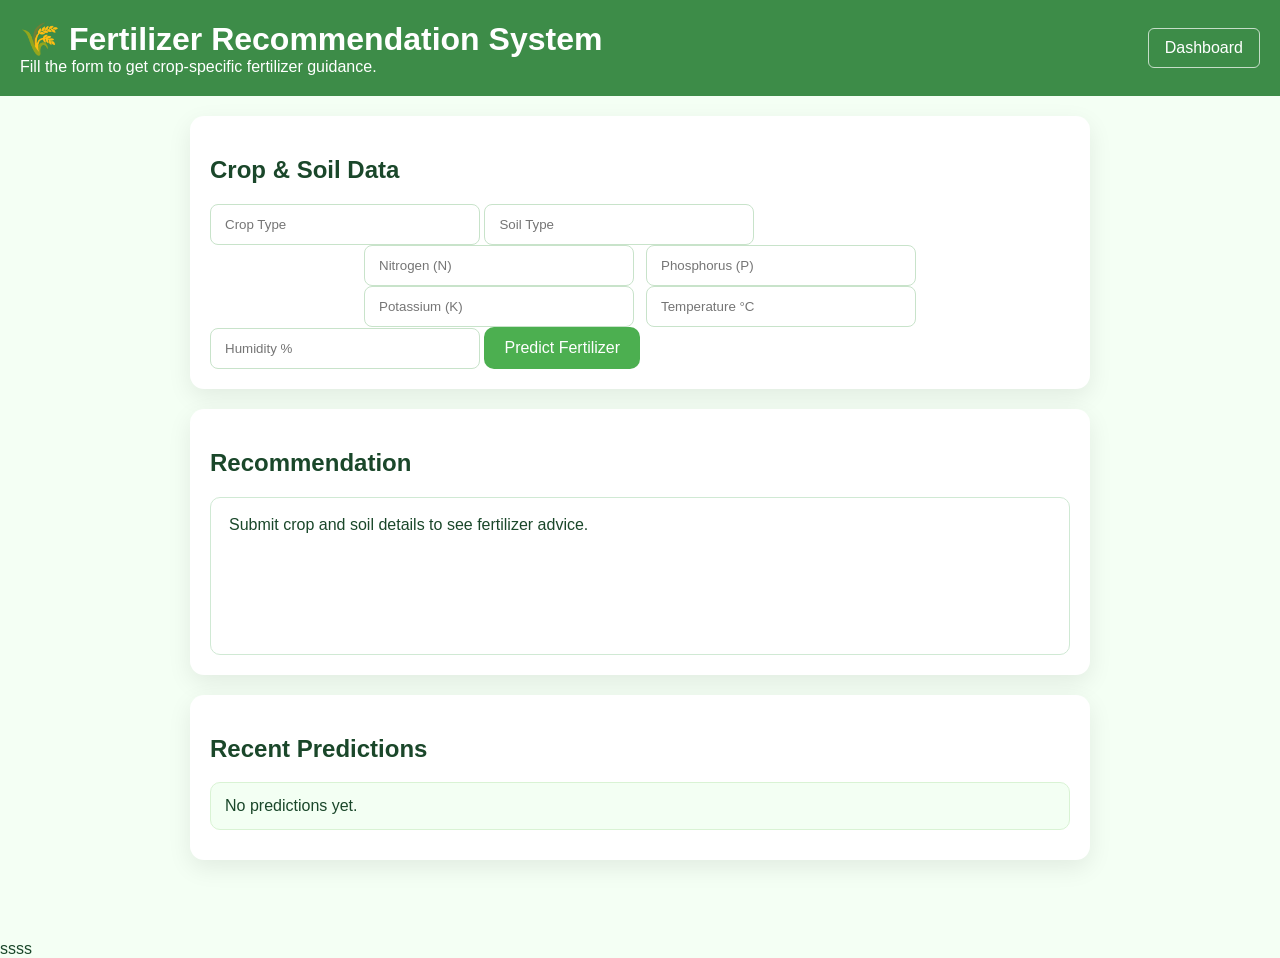
<file: farmer-fertilizer-app/index.html>
﻿<!DOCTYPE html>
<html lang="en">

<head>
  <meta charset="UTF-8">
  <meta name="viewport" content="width=device-width, initial-scale=1.0">
  <title>Fertilizer Predictor</title>

  <link rel="manifest" href="manifest.json">
  <meta name="theme-color" content="#4CAF50">

  <link rel="stylesheet" href="css/style.css">
</head>

<body>
  <header class="topbar">
    <div>
      <h1>🌾 Fertilizer Recommendation System</h1>
      <p>Fill the form to get crop-specific fertilizer guidance.</p>
    </div>
    <a class="nav-link" href="dashboard.html">Dashboard</a>
  </header>

  <main>
    <section class="card">
      <h2>Crop & Soil Data</h2>
      <form id="fertilizerForm">
        <input type="text" id="crop" placeholder="Crop Type" required>
        <input type="text" id="soil" placeholder="Soil Type" required>

        <div class="row">
          <input type="number" id="nitrogen" placeholder="Nitrogen (N)" required min="0">
          <input type="number" id="phosphorus" placeholder="Phosphorus (P)" required min="0">
        </div>

        <div class="row">
          <input type="number" id="potassium" placeholder="Potassium (K)" required min="0">
          <input type="number" id="temp" placeholder="Temperature °C" required step="0.1">
        </div>

        <input type="number" id="humidity" placeholder="Humidity %" required min="0" max="100" step="0.1">

        <button type="submit">Predict Fertilizer</button>
      </form>
    </section>

    <section class="card">
      <h2>Recommendation</h2>
      <div id="result" class="result-card">Submit crop and soil details to see fertilizer advice.</div>
    </section>

    <section class="card history-card">
      <h2>Recent Predictions</h2>
      <ul id="historyList" class="history-list"></ul>
    </section>
  </main>

  <script src="js/ui.js"></script>
  <script src="js/predict.js"></script>
  <script src="js/app.js"></script>
  <link rel="manifest" href="/manifest.json">ssss
</body>

</html>
</file>
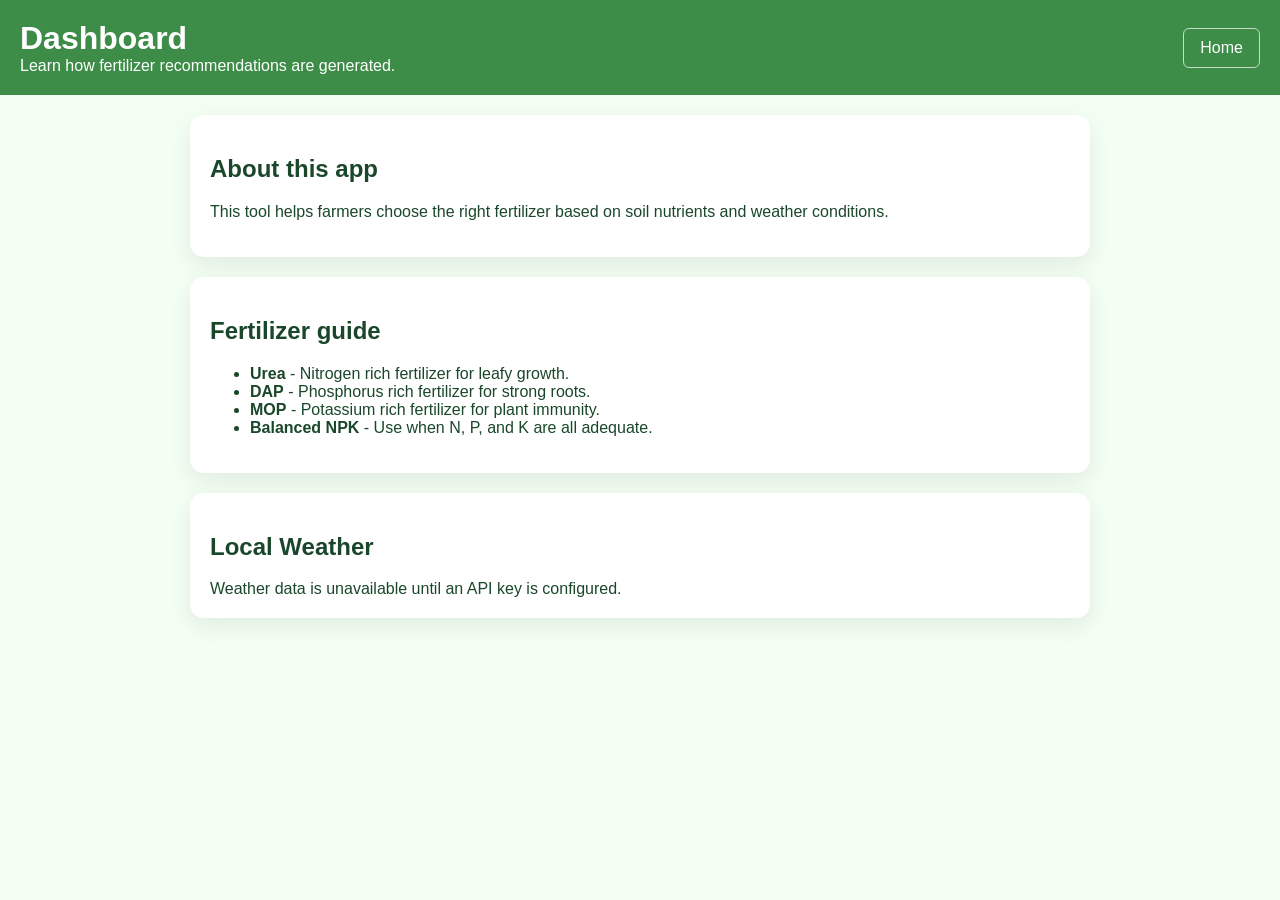
<file: farmer-fertilizer-app/dashboard.html>
<!DOCTYPE html>
<html lang="en">

<head>
  <meta charset="UTF-8">
  <meta name="viewport" content="width=device-width, initial-scale=1.0">
  <title>Fertilizer App Dashboard</title>
  <link rel="stylesheet" href="css/style.css">
</head>

<body>
  <header class="topbar">
    <div>
      <h1>Dashboard</h1>
      <p>Learn how fertilizer recommendations are generated.</p>
    </div>
    <a class="nav-link" href="index.html">Home</a>
  </header>

  <main>
    <section class="card">
      <h2>About this app</h2>
      <p>This tool helps farmers choose the right fertilizer based on soil nutrients and weather conditions.</p>
    </section>

    <section class="card">
      <h2>Fertilizer guide</h2>
      <ul>
        <li><strong>Urea</strong> - Nitrogen rich fertilizer for leafy growth.</li>
        <li><strong>DAP</strong> - Phosphorus rich fertilizer for strong roots.</li>
        <li><strong>MOP</strong> - Potassium rich fertilizer for plant immunity.</li>
        <li><strong>Balanced NPK</strong> - Use when N, P, and K are all adequate.</li>
      </ul>
    </section>

    <section class="card">
      <h2>Local Weather</h2>
      <div id="weatherInfo">Weather loading…</div>
    </section>
  </main>

  <script src="js/weather.js"></script>
</body>

</html>
</file>
<file: farmer-fertilizer-app/css/style.css>
﻿body {
  font-family: Arial, sans-serif;
  background: #f4fff4;
  margin: 0;
  color: #1a472a;
}

.topbar {
  display: flex;
  align-items: center;
  justify-content: space-between;
  padding: 20px;
  background: #3d8c48;
  color: white;
}

.topbar h1,
.topbar p {
  margin: 0;
}

.nav-link {
  color: white;
  text-decoration: none;
  border: 1px solid rgba(255, 255, 255, 0.7);
  padding: 10px 16px;
  border-radius: 6px;
}

main {
  max-width: 900px;
  margin: 20px auto;
  padding: 0 16px 40px;
}

.card {
  background: white;
  border-radius: 14px;
  box-shadow: 0 8px 24px rgba(0, 0, 0, 0.08);
  padding: 20px;
  margin-bottom: 20px;
}

.row {
  display: flex;
  gap: 12px;
  flex-wrap: wrap;
  justify-content: center;
}

input {
  padding: 12px 14px;
  width: 100%;
  max-width: 270px;
  border: 1px solid #c8e3ca;
  border-radius: 8px;
  box-sizing: border-box;
}

button {
  padding: 12px 20px;
  background: #4caf50;
  color: white;
  border: none;
  border-radius: 10px;
  cursor: pointer;
  font-size: 1rem;
}

button:hover {
  background: #3a8d3f;
}

.result-card {
  text-align: left;
  min-height: 120px;
  padding: 18px;
  border: 1px solid #d0e9d4;
  border-radius: 10px;
}

.result-card.error {
  background: #ffe7e7;
  border-color: #f2b3b3;
  color: #8a1f1f;
}

.history-list {
  list-style: none;
  padding: 0;
  margin: 0;
}

.history-list li {
  background: #f3fff3;
  border: 1px solid #d9f3d4;
  border-radius: 10px;
  padding: 14px;
  margin-bottom: 10px;
  text-align: left;
}

.history-list li small {
  display: block;
  margin-top: 6px;
  color: #466f4b;
}

@media (max-width: 640px) {
  .topbar {
    flex-direction: column;
    align-items: flex-start;
  }

  .row {
    flex-direction: column;
  }

  .nav-link {
    margin-top: 12px;
  }
}
</file>
